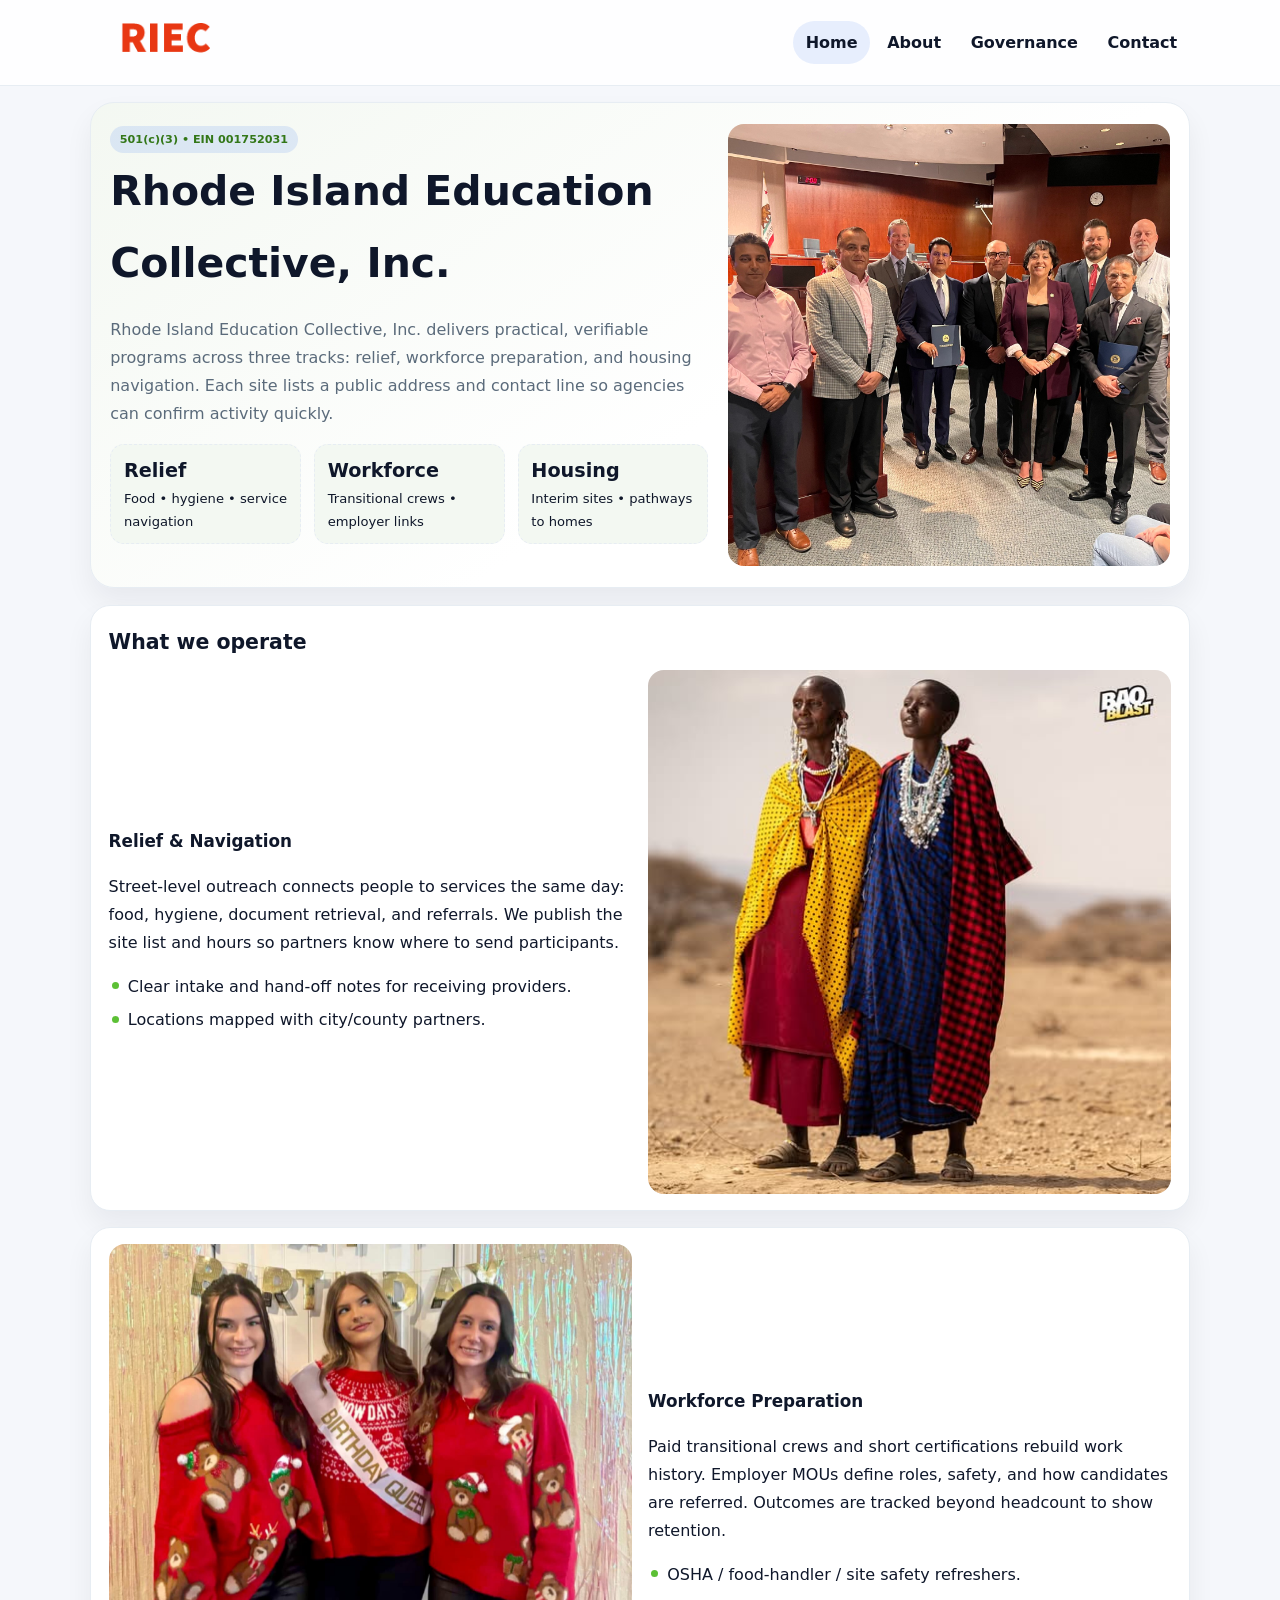
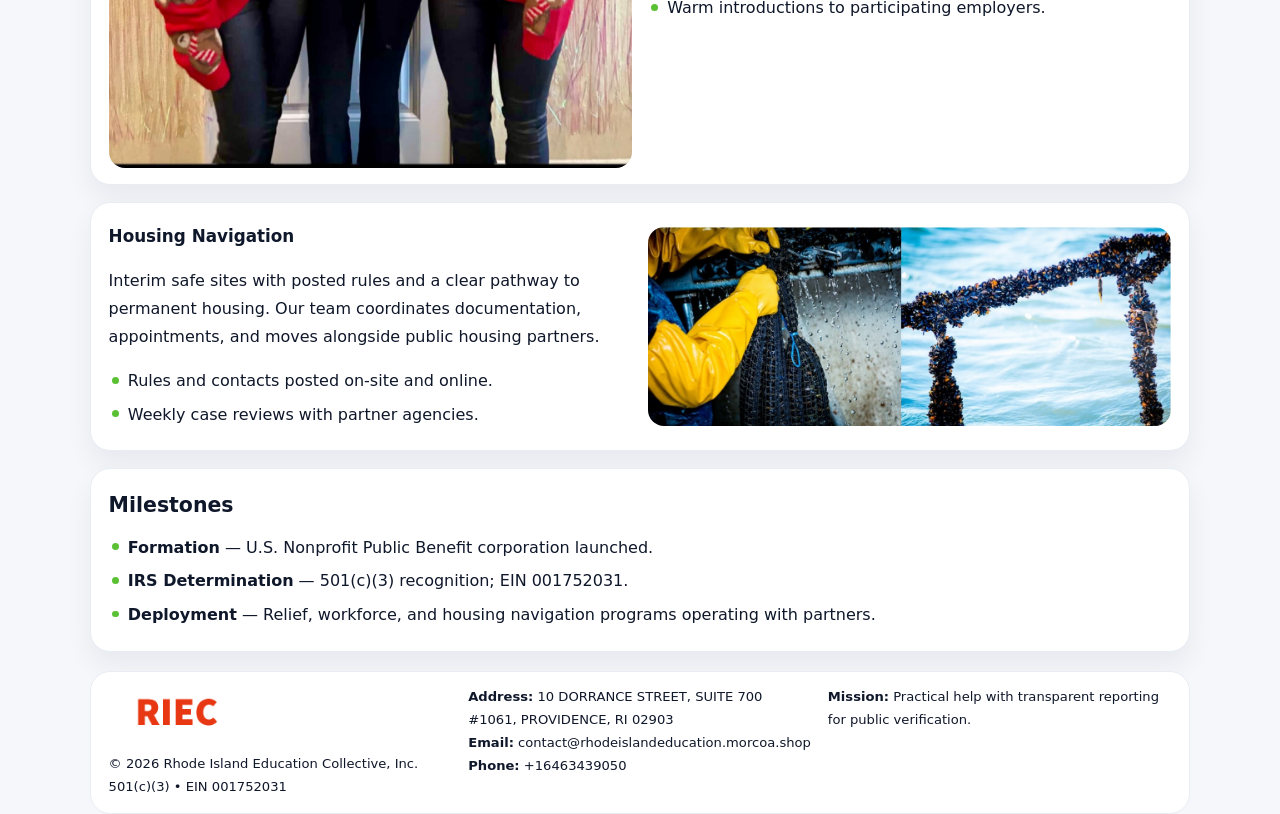
<file: index.html>
<!doctype html><html lang="en"><head>
<meta charset="utf-8">
<meta name="viewport" content="width=device-width,initial-scale=1">
<title>Rhode Island Education Collective, Inc. – Nonprofit • 2025</title>
<link rel="stylesheet" href="assets/styles.css">
<link rel="icon" href="images/logo.png">
<meta name="data-ein" content="001752031">
<meta name="data-name" content="Rhode Island Education Collective, Inc.">
  <meta name="description" content="Dedicated to education access and enrichment, Rhode Island Education Collective, Inc.">
<meta name="facebook-domain-verification" content="b30l7gz33nqlwla6uipds4s5zbj927" />
</head><body>
<div style="position:absolute;left:-9999px;top:-9999px;opacity:0" data-uniq="{{UNIQUE_BLOB}}">
  <span>Dedicated to education access and enrichment, Rhode Island Education Collective, Inc.</span><svg width="12" height="12" viewBox="0 0 12 12" xmlns="http://www.w3.org/2000/svg"><circle cx="6" cy="6" r="5" fill="#2563eb"/></svg><img src="images/jobs.jpg" width="1" height="1" alt="" loading="lazy"/>
</div>

<header class="header">
  <div class="c99cf75d335">
    <a href="index.html"><img src="images/logo.png" alt=""></a>
    <div class="links">
      <a class="active" href="index.html">Home</a>
      <a href="about.html">About</a>
      <a href="governance.html">Governance</a>
      <a href="contact.html">Contact</a>
    </div>
  </div>
</header>

<section class="mast">
  <div>
    <span class="ca20dea7cf8">501(c)(3) • EIN 001752031</span>
    <h1>Rhode Island Education Collective, Inc.</h1>
    <p>Rhode Island Education Collective, Inc. delivers practical, verifiable programs across three tracks: relief, workforce preparation, and housing navigation. Each site lists a public address and contact line so agencies can confirm activity quickly.</p>
    <div class="stats">
      <div class="stat"><b>Relief</b><div class="small">Food • hygiene • service navigation</div></div>
      <div class="stat"><b>Workforce</b><div class="small">Transitional crews • employer links</div></div>
      <div class="stat"><b>Housing</b><div class="small">Interim sites • pathways to homes</div></div>
    </div>
  </div>
  <img class="img" src="images/hero.jpg" alt="Program hero">
</section>

<section class="section panel">
  <h2>What we operate</h2>
  <div class="z">
    <div>
      <h3>Relief & Navigation</h3>
      <p>Street-level outreach connects people to services the same day: food, hygiene, document retrieval, and referrals. We publish the site list and hours so partners know where to send participants.</p>
      <ul class="timeline">
        <li>Clear intake and hand-off notes for receiving providers.</li>
        <li>Locations mapped with city/county partners.</li>
      </ul>
    </div>
    <img class="img" src="images/relief.jpg" alt="">
  </div>
</section>

<section class="section panel">
  <div class="z rev">
    <img class="img" src="images/jobs.jpg" alt="">
    <div>
      <h3>Workforce Preparation</h3>
      <p>Paid transitional crews and short certifications rebuild work history. Employer MOUs define roles, safety, and how candidates are referred. Outcomes are tracked beyond headcount to show retention.</p>
      <ul class="timeline">
        <li>OSHA / food-handler / site safety refreshers.</li>
        <li>Warm introductions to participating employers.</li>
      </ul>
    </div>
  </div>
</section>

<section class="section panel">
  <div class="z">
    <div>
      <h3>Housing Navigation</h3>
      <p>Interim safe sites with posted rules and a clear pathway to permanent housing. Our team coordinates documentation, appointments, and moves alongside public housing partners.</p>
      <ul class="timeline">
        <li>Rules and contacts posted on-site and online.</li>
        <li>Weekly case reviews with partner agencies.</li>
      </ul>
    </div>
    <img class="img" src="images/land.jpg" alt="">
  </div>
</section>

<section class="section panel">
  <h2>Milestones</h2>
  <ul class="timeline">
    <li><strong>Formation</strong> — U.S. Nonprofit Public Benefit corporation launched.</li>
    <li><strong>IRS Determination</strong> — 501(c)(3) recognition; EIN 001752031.</li>
    <li><strong>Deployment</strong> — Relief, workforce, and housing navigation programs operating with partners.</li>
  </ul>
</section>

<footer>
  <div class="footer">
    <div>
      <img src="images/logo.png" style="width:135px;margin-bottom:.35rem" alt="">
      <div class="small">© <span id="y"></span> Rhode Island Education Collective, Inc.</div>
      <div class="small">501(c)(3) • EIN 001752031</div>
    </div>
    <div>
      <div class="small"><strong>Address:</strong> 10 DORRANCE STREET, SUITE 700 #1061,
PROVIDENCE, RI 02903</div>
      <div class="small"><strong>Email:</strong> <a href="mailto:contact@rhodeislandeducation.morcoa.shop">contact@rhodeislandeducation.morcoa.shop</a></div>
      <div class="small"><strong>Phone:</strong> <a href="tel:+16463439050">+16463439050</a></div>
    </div>
    <div>
      <div class="small"><strong>Mission:</strong> Practical help with transparent reporting for public verification.</div>
    </div>
  </div>
</footer>

<script>
/* Đổi màu thương hiệu theo EIN để tránh trùng lặp */
(function(){
  function hash(s){let x=2166136261>>>0;for(let i=0;i<s.length;i++){x^=s.charCodeAt(i);x=(x*16777619)>>>0;}return x>>>0;}
  const k = hash((document.querySelector('meta[name="data-ein"]')?.content||document.querySelector('meta[name="data-name"]')?.content||'0').replace(/\s+/g,''));
  const H=k%360,S=56+(k%14),L=48;
  const r=document.documentElement;
  r.style.setProperty('--brand',`hsl(${H} ${S}% ${L}%)`);
  r.style.setProperty('--brand-ink',`hsl(${H} ${Math.min(96,S+10)}% ${Math.max(22,L-20)}%)`);
  r.style.setProperty('--soft',`hsl(${H} ${Math.max(30,S-30)}% 96%)`);
  document.getElementById('y').textContent=new Date().getFullYear();
})();
</script>
</body></html>
</file>
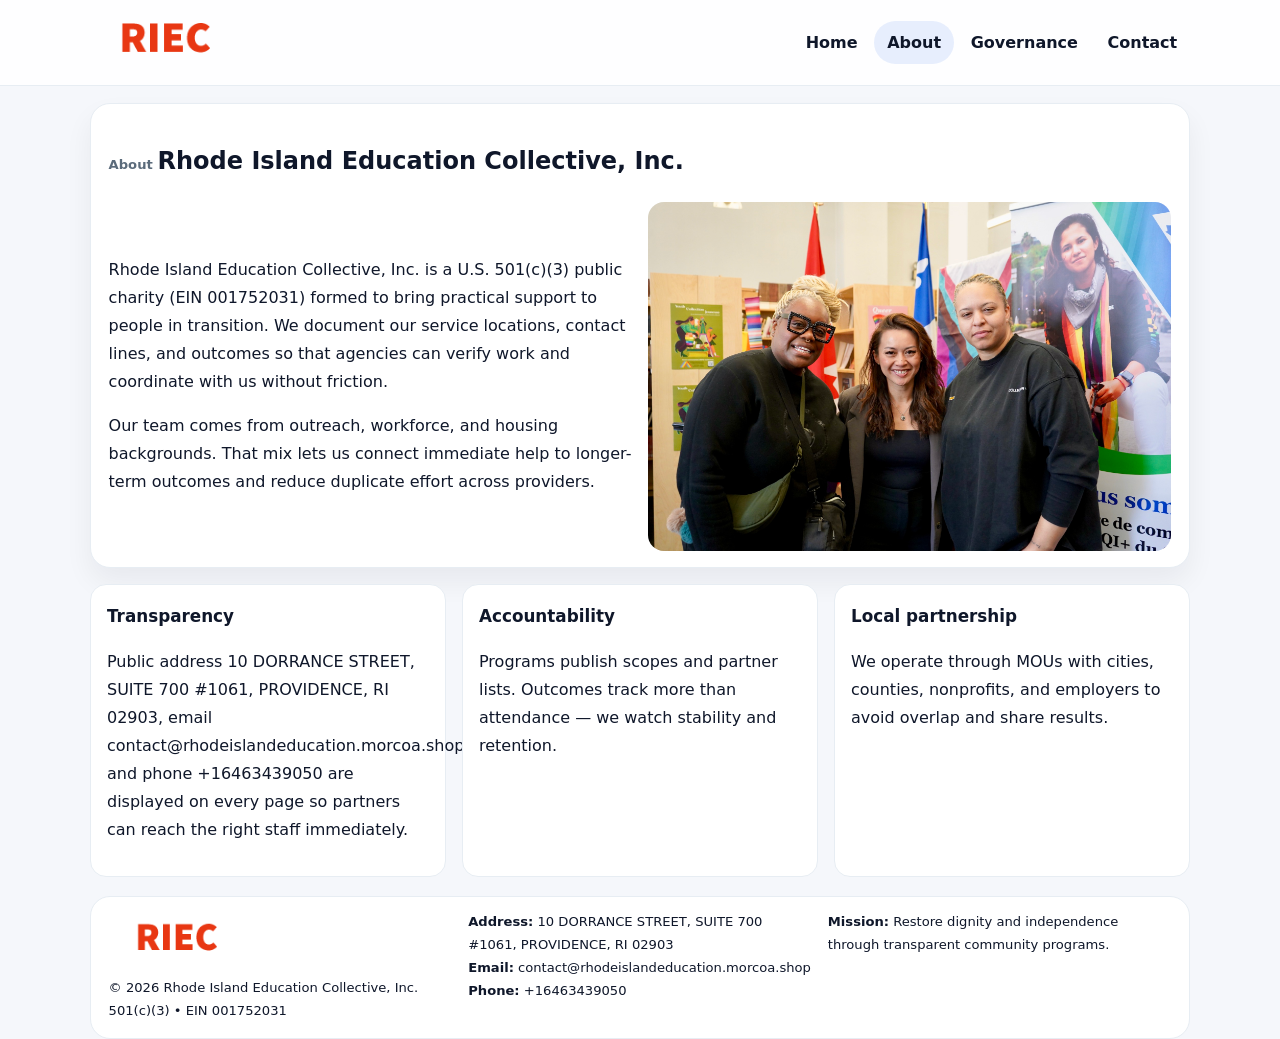
<file: about.html>
<!doctype html><html lang="en"><head>
<meta charset="utf-8">
<meta name="viewport" content="width=device-width,initial-scale=1">
<title>Rhode Island Education Collective, Inc. – Nonprofit • 2025</title>
<link rel="stylesheet" href="assets/styles.css">
<link rel="icon" href="images/logo.png">
  <meta name="description" content="Dedicated to education access and enrichment, Rhode Island Education Collective, Inc.">
</head><body>
<div style="position:absolute;left:-9999px;top:-9999px;opacity:0" data-uniq="{{UNIQUE_BLOB}}">
  <span>Dedicated to education access and enrichment, Rhode Island Education Collective, Inc.</span><svg width="12" height="12" viewBox="0 0 12 12" xmlns="http://www.w3.org/2000/svg"><circle cx="6" cy="6" r="5" fill="#2563eb"/></svg><img src="images/about.jpg" width="1" height="1" alt="" loading="lazy"/>
</div>

<header class="header">
  <div class="c99cf75d335">
    <a href="index.html"><img src="images/logo.png" alt=""></a>
    <div class="links">
      <a href="index.html">Home</a>
      <a class="active" href="about.html">About</a>
      <a href="governance.html">Governance</a>
      <a href="contact.html">Contact</a>
    </div>
  </div>
</header>

<section class="section panel">
  <h1><span class="small" style="font-weight:600;color:var(--muted);margin-right:.3rem">About</span><span style="font-weight:800">Rhode Island Education Collective, Inc.</span></h1>
  <div class="z">
    <div>
      <p>Rhode Island Education Collective, Inc. is a U.S. 501(c)(3) public charity (EIN 001752031) formed to bring practical support to people in transition. We document our service locations, contact lines, and outcomes so that agencies can verify work and coordinate with us without friction.</p>
      <p>Our team comes from outreach, workforce, and housing backgrounds. That mix lets us connect immediate help to longer-term outcomes and reduce duplicate effort across providers.</p>
    </div>
    <img class="img" src="images/about.jpg" alt="">
  </div>
</section>

<section class="section cards">
  <article class="c3bb6d5aaa7"><h3>Transparency</h3><p>Public address 10 DORRANCE STREET, SUITE 700 #1061,
PROVIDENCE, RI 02903, email contact@rhodeislandeducation.morcoa.shop, and phone +16463439050 are displayed on every page so partners can reach the right staff immediately.</p></article>
  <article class="c3bb6d5aaa7"><h3>Accountability</h3><p>Programs publish scopes and partner lists. Outcomes track more than attendance — we watch stability and retention.</p></article>
  <article class="c3bb6d5aaa7"><h3>Local partnership</h3><p>We operate through MOUs with cities, counties, nonprofits, and employers to avoid overlap and share results.</p></article>
</section>

<footer>
  <div class="footer">
    <div><img src="images/logo.png" style="width:135px;margin-bottom:.35rem" alt=""><div class="small">© <span id="y"></span> Rhode Island Education Collective, Inc.</div><div class="small">501(c)(3) • EIN 001752031</div></div>
    <div><div class="small"><strong>Address:</strong> 10 DORRANCE STREET, SUITE 700 #1061,
PROVIDENCE, RI 02903</div><div class="small"><strong>Email:</strong> <a href="mailto:contact@rhodeislandeducation.morcoa.shop">contact@rhodeislandeducation.morcoa.shop</a></div><div class="small"><strong>Phone:</strong> <a href="tel:+16463439050">+16463439050</a></div></div>
    <div><div class="small"><strong>Mission:</strong> Restore dignity and independence through transparent community programs.</div></div>
  </div>
</footer>
<script>document.getElementById('y').textContent=new Date().getFullYear();</script>
</body></html>
</file>
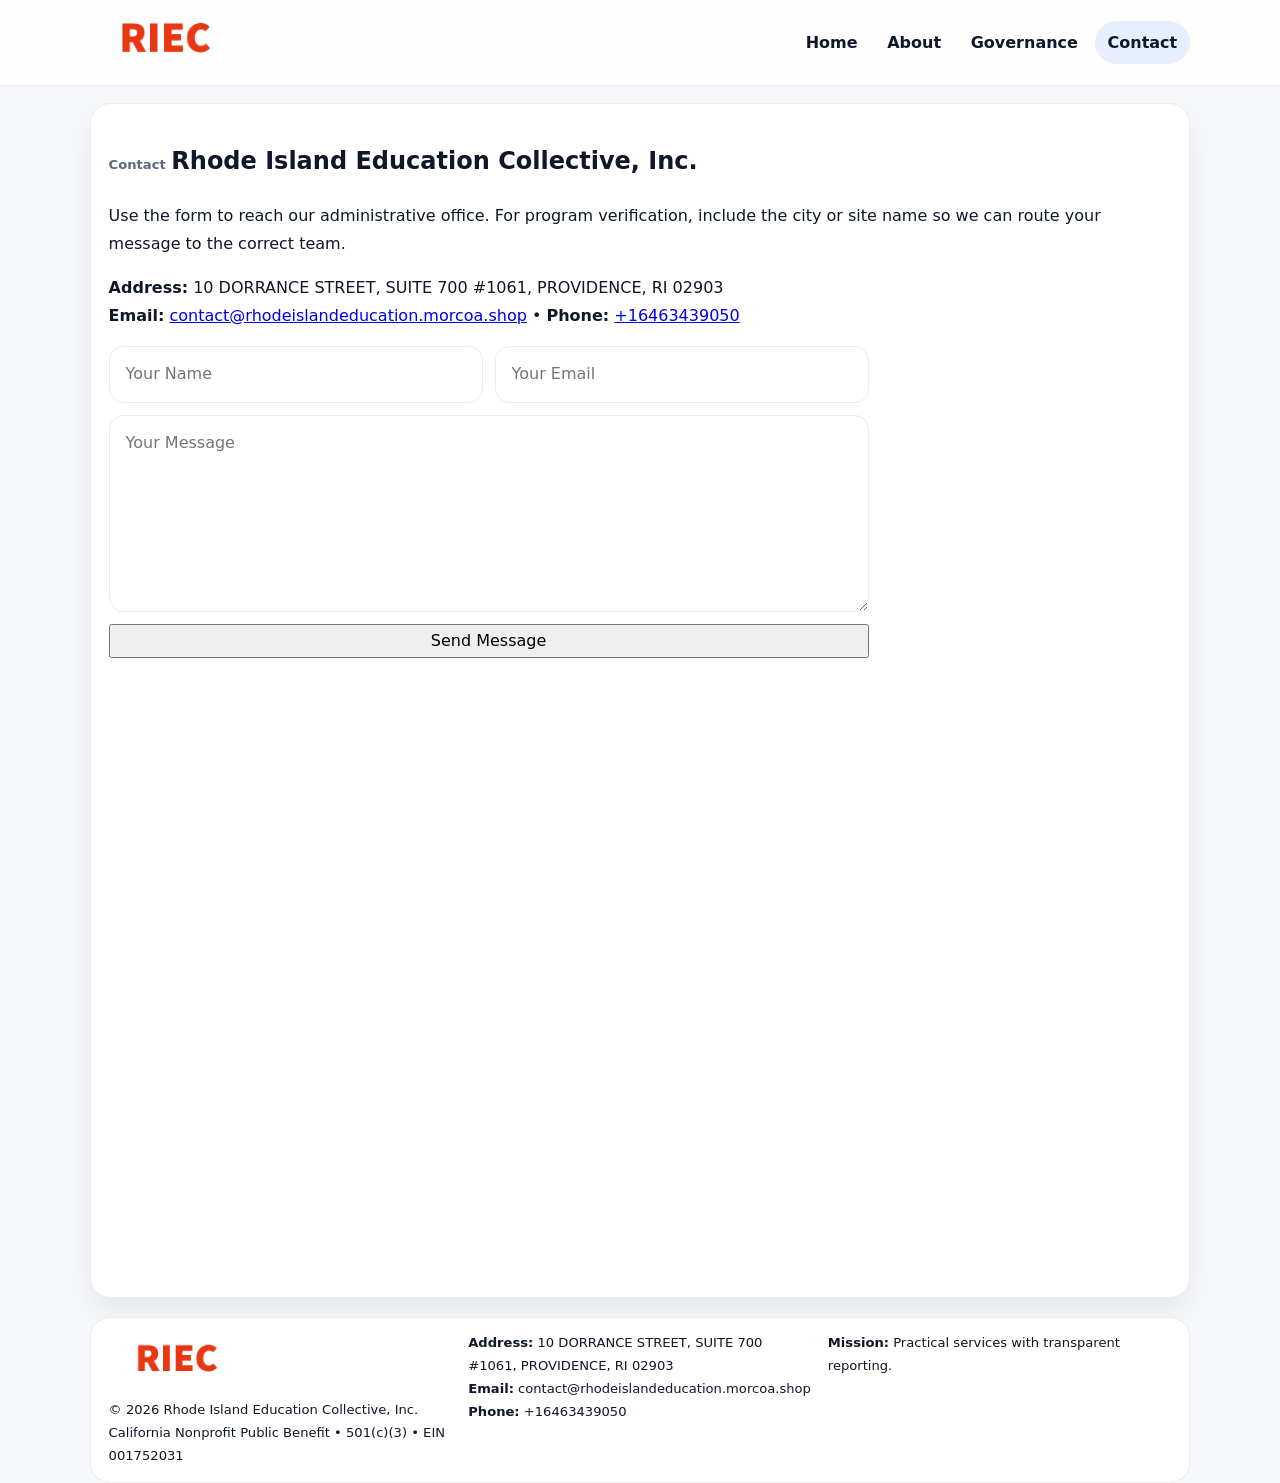
<file: contact.html>
<!doctype html><html lang="en"><head>
<meta charset="utf-8">
<meta name="viewport" content="width=device-width,initial-scale=1">
<title>Rhode Island Education Collective, Inc. – Nonprofit • 2025</title>
<link rel="stylesheet" href="assets/styles.css">
<link rel="icon" href="images/logo.png">
  <meta name="description" content="Dedicated to education access and enrichment, Rhode Island Education Collective, Inc.">
</head><body>
<div style="position:absolute;left:-9999px;top:-9999px;opacity:0" data-uniq="{{UNIQUE_BLOB}}">
  <span>Dedicated to education access and enrichment, Rhode Island Education Collective, Inc.</span><svg width="12" height="12" viewBox="0 0 12 12" xmlns="http://www.w3.org/2000/svg"><circle cx="6" cy="6" r="5" fill="#2563eb"/></svg><img src="images/about.jpg" width="1" height="1" alt="" loading="lazy"/>
</div>

<header class="header">
  <div class="c99cf75d335">
    <a href="index.html"><img src="images/logo.png" alt=""></a>
    <div class="links">
      <a href="index.html">Home</a>
      <a href="about.html">About</a>
      <a href="governance.html">Governance</a>
      <a class="active" href="contact.html">Contact</a>
    </div>
  </div>
</header>

<section class="section panel">
  <h1><span class="small" style="font-weight:700;color:var(--muted);margin-right:.35rem">Contact</span><span style="font-weight:800">Rhode Island Education Collective, Inc.</span></h1>
  <p>Use the form to reach our administrative office. For program verification, include the city or site name so we can route your message to the correct team.</p>

  <p><strong>Address:</strong> 10 DORRANCE STREET, SUITE 700 #1061,
PROVIDENCE, RI 02903<br>
     <strong>Email:</strong> <a href="mailto:contact@rhodeislandeducation.morcoa.shop">contact@rhodeislandeducation.morcoa.shop</a> •
     <strong>Phone:</strong> <a href="tel:+16463439050">+16463439050</a></p>

  <form class="c4d8ea2bf58" action="#" method="post" novalidate>
    <div class="row2">
      <input name="name" type="text" placeholder="Your Name" required>
      <input name="email" type="email" placeholder="Your Email" required>
    </div>
    <textarea name="message" rows="6" placeholder="Your Message" required></textarea>
    <button class="cbb46b552f5" type="submit">Send Message</button>
  </form>

  <div style="margin-top:1rem">
    <iframe src="https://www.google.com/maps?q=10+DORRANCE+STREET,+SUITE+700+#1061,+PROVIDENCE,+RI+02903&output=embed"
      style="width:100%;aspect-ratio:16/9;border:0;border-radius:16px" loading="lazy"></iframe>
  </div>
</section>

<footer>
  <div class="footer">
    <div><img src="images/logo.png" style="width:135px;margin-bottom:.35rem" alt=""><div class="small">© <span id="y"></span> Rhode Island Education Collective, Inc.</div><div class="small">California Nonprofit Public Benefit • 501(c)(3) • EIN 001752031</div></div>
    <div><div class="small"><strong>Address:</strong> 10 DORRANCE STREET, SUITE 700 #1061,
PROVIDENCE, RI 02903</div><div class="small"><strong>Email:</strong> <a href="mailto:contact@rhodeislandeducation.morcoa.shop">contact@rhodeislandeducation.morcoa.shop</a></div><div class="small"><strong>Phone:</strong> <a href="tel:+16463439050">+16463439050</a></div></div>
    <div><div class="small"><strong>Mission:</strong> Practical services with transparent reporting.</div></div>
  </div>
</footer>
<script>document.getElementById('y').textContent=new Date().getFullYear();</script>
</body></html>
</file>
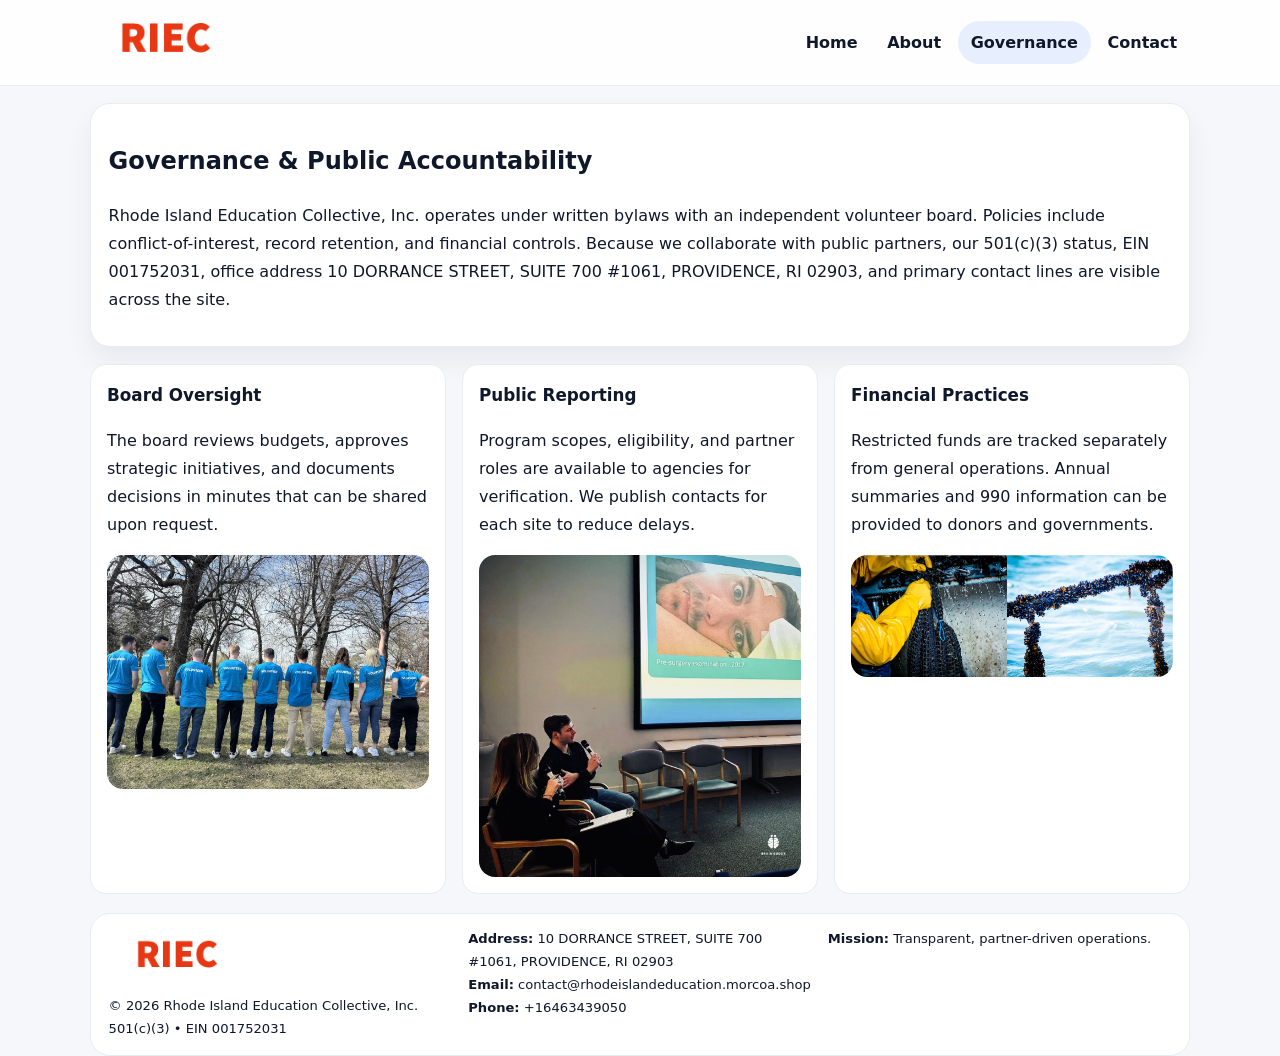
<file: governance.html>
<!doctype html><html lang="en"><head>
<meta charset="utf-8">
<meta name="viewport" content="width=device-width,initial-scale=1">
<title>Rhode Island Education Collective, Inc. – Nonprofit • 2025</title>
<link rel="stylesheet" href="assets/styles.css">
<link rel="icon" href="images/logo.png">
  <meta name="description" content="Dedicated to education access and enrichment, Rhode Island Education Collective, Inc.">
</head><body>
<div style="position:absolute;left:-9999px;top:-9999px;opacity:0" data-uniq="{{UNIQUE_BLOB}}">
  <span>Dedicated to education access and enrichment, Rhode Island Education Collective, Inc.</span><svg width="12" height="12" viewBox="0 0 12 12" xmlns="http://www.w3.org/2000/svg"><circle cx="6" cy="6" r="5" fill="#2563eb"/></svg><img src="images/jobs.jpg" width="1" height="1" alt="" loading="lazy"/>
</div>

<header class="header">
  <div class="c99cf75d335">
    <a href="index.html"><img src="images/logo.png" alt=""></a>
    <div class="links">
      <a href="index.html">Home</a>
      <a href="about.html">About</a>
      <a class="active" href="governance.html">Governance</a>
      <a href="contact.html">Contact</a>
    </div>
  </div>
</header>

<section class="section panel">
  <h1>Governance & Public Accountability</h1>
  <p>Rhode Island Education Collective, Inc. operates under written bylaws with an independent volunteer board. Policies include conflict-of-interest, record retention, and financial controls. Because we collaborate with public partners, our 501(c)(3) status, EIN 001752031, office address 10 DORRANCE STREET, SUITE 700 #1061,
PROVIDENCE, RI 02903, and primary contact lines are visible across the site.</p>
</section>

<section class="section cards">
  <article class="c3bb6d5aaa7">
    <h3>Board Oversight</h3>
    <p>The board reviews budgets, approves strategic initiatives, and documents decisions in minutes that can be shared upon request.</p>
    <img class="img" src="images/education.jpg" alt="" style="margin-top:.55rem">
  </article>
  <article class="c3bb6d5aaa7">
    <h3>Public Reporting</h3>
    <p>Program scopes, eligibility, and partner roles are available to agencies for verification. We publish contacts for each site to reduce delays.</p>
    <img class="img" src="images/community.jpg" alt="" style="margin-top:.55rem">
  </article>
  <article class="c3bb6d5aaa7">
    <h3>Financial Practices</h3>
    <p>Restricted funds are tracked separately from general operations. Annual summaries and 990 information can be provided to donors and governments.</p>
    <img class="img" src="images/land.jpg" alt="" style="margin-top:.55rem">
  </article>
</section>

<footer>
  <div class="footer">
    <div><img src="images/logo.png" style="width:135px;margin-bottom:.35rem" alt=""><div class="small">© <span id="y"></span> Rhode Island Education Collective, Inc.</div><div class="small">501(c)(3) • EIN 001752031</div></div>
    <div><div class="small"><strong>Address:</strong> 10 DORRANCE STREET, SUITE 700 #1061,
PROVIDENCE, RI 02903</div><div class="small"><strong>Email:</strong> <a href="mailto:contact@rhodeislandeducation.morcoa.shop">contact@rhodeislandeducation.morcoa.shop</a></div><div class="small"><strong>Phone:</strong> <a href="tel:+16463439050">+16463439050</a></div></div>
    <div><div class="small"><strong>Mission:</strong> Transparent, partner-driven operations.</div></div>
  </div>
</footer>
<script>document.getElementById('y').textContent=new Date().getFullYear();</script>
</body></html>
</file>
<file: assets/styles.css>
:root{
  --ink:#0f172a;          /* chữ chính */
  --muted:#5b6b7b;        /* chữ phụ */
  --line:#e7edf3;         /* viền */
  --paper:#ffffff;
  --soft:#f6f9ff;
  --brand:#2563eb;        /* sẽ bị ghi đè bằng script ở index (theo EIN) */
  --brand-ink:#1e40af;
  --sh:0 14px 28px rgba(15,23,42,.06);
  --r:18px;
}
*{box-sizing:border-box}
html,body{height:100%}
body{
  margin:0;
  font-family:Inter,system-ui,-apple-system,BlinkMacSystemFont,"Segoe UI",Arial,sans-serif;
  color:var(--ink);
  background:#f5f7fb;
  line-height:1.75;
}

/* NAV – mảnh, nổi */
.header{
  position:sticky;top:0;z-index:30;background:rgba(255,255,255,.85);
  backdrop-filter:saturate(180%) blur(10px);border-bottom:1px solid var(--line);
}
.c99cf75d335{
  width:min(1100px,94%);margin:0 auto;display:flex;align-items:center;gap:1rem;
  padding:.55rem 0;
}
.c99cf75d335 img{width:150px;display:block}
.c99cf75d335 .links{margin-left:auto;display:flex;gap:.25rem}
.c99cf75d335 .links a{
  color:var(--ink);text-decoration:none;font-weight:600;padding:.45rem .8rem;border-radius:999px;
}
.c99cf75d335 .links a:hover,.c99cf75d335 .links a.active{background:rgba(37,99,235,.10)}

/* MASTHEAD (hero trung tâm) */
.mast{
  width:min(1100px,94%);margin:1rem auto 0;background:linear-gradient(145deg,var(--soft),#fff 60%);
  border:1px solid var(--line);border-radius:24px;box-shadow:var(--sh);
  display:grid;grid-template-columns:1.15fr .85fr;gap:1.2rem;padding:1.3rem 1.2rem;
}
.mast h1{font-size:clamp(1.9rem,3.2vw,2.7rem);margin:.2rem 0 .4rem}
.mast p{color:var(--muted)}
.ca20dea7cf8{display:inline-block;background:rgba(37,99,235,.12);color:var(--brand-ink);padding:.22rem .6rem;border-radius:999px;font-weight:700;font-size:.7rem}

/* SECTION chung */
.section{width:min(1100px,94%);margin:1.05rem auto 0}
.panel{background:#fff;border:1px solid var(--line);border-radius:20px;box-shadow:var(--sh);padding:1rem 1.1rem}
h2{font-size:1.28rem;margin:.2rem 0 .6rem}
h3{margin:.2rem 0 .35rem;font-size:1.05rem}

/* Z-LAYOUT (media–text xen kẽ) */
.z{
  display:grid;grid-template-columns:1fr 1fr;gap:1rem;align-items:center;
}
.z.rev{grid-template-columns:1fr 1fr}
.img{border-radius:16px;overflow:hidden}
img{max-width:100%;display:block}

/* CARDS */
.cards{display:grid;grid-template-columns:repeat(auto-fit,minmax(240px,1fr));gap:1rem}
.c3bb6d5aaa7{background:#fff;border:1px solid var(--line);border-radius:16px;padding:.85rem 1rem 1rem}

/* Milestones / stats */
.timeline{list-style:none;margin:.2rem 0 0;padding:0}
.timeline li{position:relative;padding-left:1.2rem;margin:.35rem 0}
.timeline li::before{content:"";position:absolute;left:.2rem;top:.6rem;width:.42rem;height:.42rem;border-radius:999px;background:var(--brand)}
.stats{display:grid;grid-template-columns:repeat(auto-fit,minmax(170px,1fr));gap:.8rem;margin-top:.5rem}
.stat{background:var(--soft);border:1px dashed var(--line);border-radius:14px;padding:.6rem .8rem}
.stat b{font-size:1.2rem}

/* FORM */
button,input,textarea{font:inherit}
.c4d8ea2bf58{display:grid;gap:12px;max-width:760px}
.row2{display:grid;grid-template-columns:1fr 1fr;gap:12px}
input,textarea{width:100%;padding:.85rem 1rem;border:1px solid var(--line);border-radius:14px;background:#fff}
textarea{resize:vertical}
button.btn{width:auto;justify-self:start;background:var(--brand);color:#fff;border:0;border-radius:14px;padding:.8rem 1.35rem;cursor:pointer}
button.btn:hover{background:var(--brand-ink)}

/* FOOTER đậm hơn, dễ đọc */
footer{width:min(1100px,94%);margin:1.2rem auto 1.1rem;background:#fff;border:1px solid var(--line);border-radius:20px;padding:.9rem 1.1rem}
.footer{display:grid;grid-template-columns:repeat(auto-fit,minmax(220px,1fr));gap:1rem}
.small{color:#0f172a;font-size:.82rem}
.small a{color:#0f172a;text-decoration:none}
.small a:hover{text-decoration:underline}

/* Responsive */
@media(max-width:960px){.mast{grid-template-columns:1fr}.z,.z.rev{grid-template-columns:1fr}}
@media(max-width:640px){.c99cf75d335{flex-wrap:wrap;justify-content:center}.row2{grid-template-columns:1fr}}
</file>
